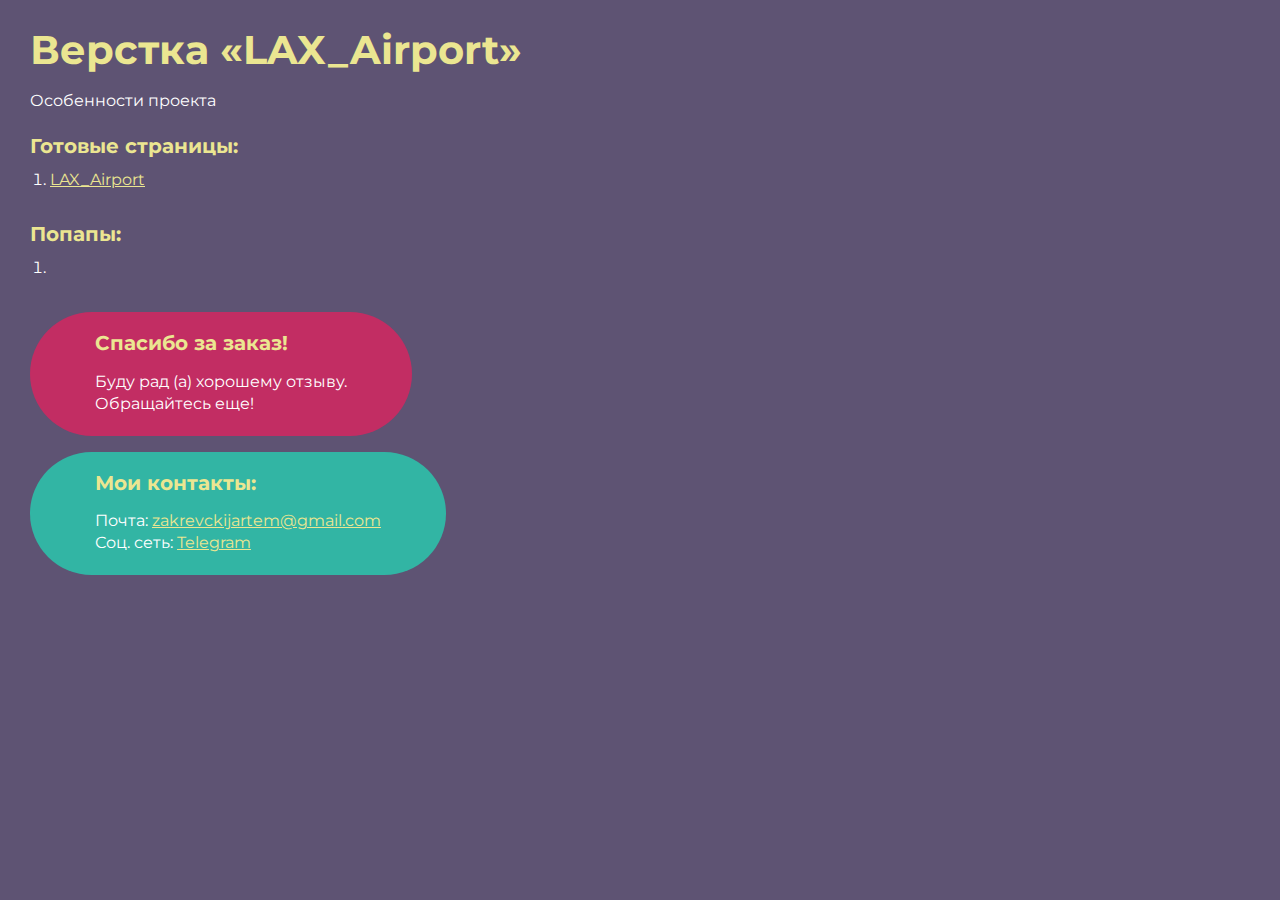
<file: index.html>
<!DOCTYPE html>
<html>

<head>
	<meta charset="UTF-8">
	<meta name="viewport" content="width=device-width, initial-scale=1.0">
	<title>Верстка «LAX_Airport»</title>
</head>

<body>
	<div class="rootpage">
		<h1>Верстка «LAX_Airport»</h1>
		<div class="rootpage__info">
			Особенности проекта
		</div>
		<h2>Готовые страницы:</h2>
		<ol class="rootpage__list">
			<li><a target="_blank" href="home.html">LAX_Airport </a></li>
		</ol>
		<h2>Попапы:</h2>
		<ol class="rootpage__list">
			<li><a target="_blank" href="home.html#"></a></li>
		</ol>
		<div class="rootpage__tnx">
			<h2>Спасибо за заказ!</h2>
			<p>Буду рад (а) хорошему отзыву.</p>
			<p>Обращайтесь еще!</p>
		</div>
		<div class="rootpage__contacts">
			<h2>Мои контакты:</h2>
			<p>Почта: <a href="mailto:zakrevckijartem@gmail.com">zakrevckijartem@gmail.com</a></p>
			<p>Соц. сеть: <a href="https://t.me/Artemon_22">Telegram</a></p>
		</div>
	</div>
</body>
<style>
	@charset "UTF-8";
	@import url("https://fonts.googleapis.com/css?family=Montserrat:regular,700&display=swap");

	*,
	*::before,
	*::after {
		padding: 0px;
		margin: 0px;
		border: 0px;
		box-sizing: border-box;
	}

	html,
	body {
		height: 100%;
		margin: 0;
		padding: 0;
		min-width: 320px;
		width: 100%;
		color: #fff;
		background-color: #5e5373;
	}

	body {
		font-family: Montserrat;
		font-size: 100%;
		line-height: 1;
		font-size: 1rem;
	}

	a {
		text-decoration: underline;
		color: #ebe691
	}

	a:visited {
		text-decoration: underline;
		color: #aaa768;
	}

	a:hover {
		text-decoration: none;
	}

	ul li {
		list-style: none;
	}

	img {
		vertical-align: top;
	}

	.wrapper {
		width: 100%;
		min-height: 100%;
		overflow: hidden;
	}

	.rootpage {
		padding: 30px;
		display: flex;
		flex-direction: column;
		align-items: flex-start;
	}

	@media (max-width: 767px) {
		.rootpage {
			padding: 30px 15px;
		}
	}

	h1 {
		color: #ebe691;
		font-size: 2.5rem;
		margin: 0px 0px 1.25rem 0px;
	}

	@media (max-width: 767px) {
		h1 {
			font-size: 1.85rem;
			margin: 0px 0px 1.25rem 0px;
		}
	}

	h2 {
		color: #ebe691;
		font-size: 1.25rem;
		margin: 0px 0px 1rem 0px;
	}

	@media (max-width: 767px) {
		h2 {
			font-size: 1.125rem;
			margin: 0px 0px 1rem 0px;
		}
	}

	.rootpage__info {
		line-height: 140%;
		margin: 0px 0px 1.5rem 0px;
	}

	.rootpage__list {
		margin: 0px 0px 2.25rem 1.25rem;
	}

	.rootpage__list li:not(:last-child) {
		margin: 0px 0px 15px 0px;
	}

	.rootpage__contacts,
	.rootpage__tnx {
		border-radius: 200px;
		padding: 20px 65px;
		line-height: 140%;
	}

	@media (max-width: 767px) {

		.rootpage__contacts,
		.rootpage__tnx {
			border-radius: 40px;
			padding: 20px;
		}
	}

	.rootpage__contacts {
		background: #32b5a4;

	}

	.rootpage__contacts a {
		color: #ebe691;
	}

	.rootpage__tnx {
		background: #c22d63;
		margin: 0px 0px 1rem 0px;
	}
</style>

</html>
</file>
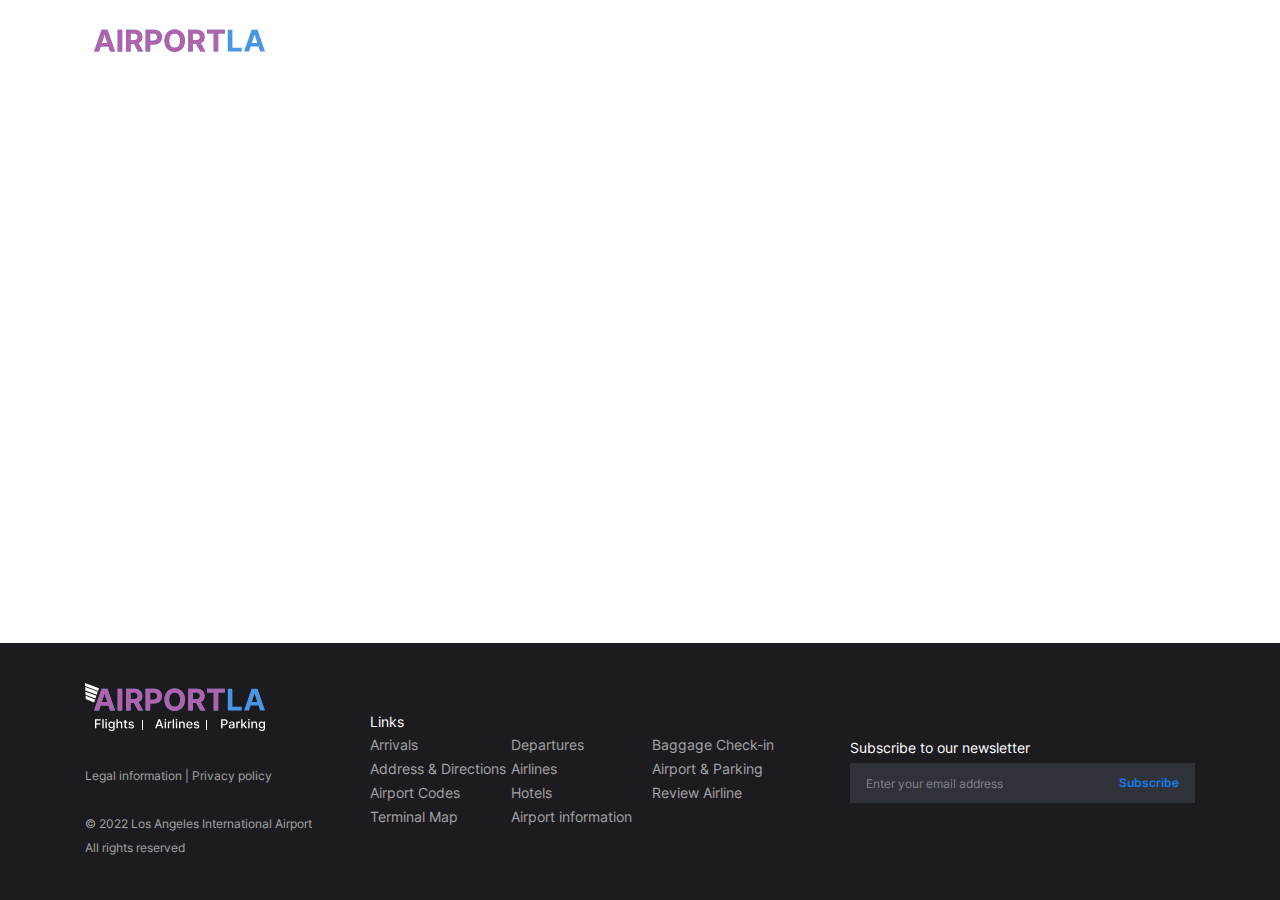
<file: arrivals.html>
<!DOCTYPE html>
<html lang="ru">

<head>
	<title>Airport</title>
	<meta charset="UTF-8">
	<meta name="format-detection" content="telephone=no">
	<!-- <style>body{opacity: 0;}</style> -->

	<link rel="stylesheet" href="css/style.min.css?_v=20230416163617">
	<link rel="shortcut icon" href="favicon.ico">
	<!-- <meta name="robots" content="noindex, nofollow"> -->
	<meta name="viewport" content="width=device-width, initial-scale=1.0">
</head>

<body>
	<div class="wrapper">
		<header class="header">
			<div class="header__container">
				<div class="header__body">
					<div class="header__logo">
						<a href="index.html"><img src="img/svg/logo.svg" alt="logo"></a>
					</div>
					<div class="header__menu menu">

						<div class="header__search">
							<!-- <input type="search" value=""> -->
							<a href="#"><img src="img/svg/search.svg" alt="search"></a>
						</div>
						<button type="button" class="menu__icon icon-menu"><span></span></button>

						<nav class="menu__body">
							<ul class="menu__list">
								<li class="menu__item"><a href="arrivals.html" class="menu__link">Arrivals</a></li>
								<li class="menu__item"><a href="departures.html" class="menu__link">Departures</a></li>
								<li class="menu__item"><a href="terminal.html" class="menu__link">Terminal map</a></li>
								<li class="menu__item"><a href="parking.html" class="menu__link">LAX Parking</a></li>
							</ul>
						</nav>
					</div>
				</div>

			</div>
		</header>

		<main class="page">

		</main>
		<footer class="footer">
			<div class="footer__container">
				<div class="footer__body">
					<div class="footer__column">
						<div class="footer__logo">
							<a href="index.html"><img src="img/svg/logo.svg" alt="logo"></a>
						</div>
						<div class="footer__page"></div>
						<div class="footer__bottom">
							<div class="footer__info">Legal information | Privacy policy</div>
							<div class="footer__copy">© 2022 Los Angeles International Airport <br>
								All rights reserved</div>
						</div>
					</div>
					<!-- <div data-da=".footer__page,426,2" class="footer__adapt"> -->
					<div class="footer__links" data-da=".footer__page,768,1">
						<h2>Links</h2>
						<ul class="list__link">
							<li class="link-item"><a href="#" class="link">Arrivals</a></li>
							<li class="link-item"><a href="#" class="link">Departures</a></li>
							<li class="link-item"><a href="#" class="link">Baggage Check-in</a></li>
							<li class="link-item"><a href="#" class="link">Address & Directions</a></li>
							<li class="link-item"><a href="#" class="link">Airlines</a></li>
							<li class="link-item"><a href="#" class="link">Airport & Parking</a></li>
							<li class="link-item"><a href="#" class="link">Airport Codes</a></li>
							<li class="link-item"><a href="#" class="link">Hotels</a></li>
							<li class="link-item"><a href="#" class="link">Review Airline</a></li>
							<li class="link-item"><a href="#" class="link">Terminal Map</a></li>
							<li class="link-item"><a href="#" class="link">Airport information</a></li>
						</ul>
					</div>
					<div class="footer__news" data-da=".footer__page,768,2">
						<h2>Subscribe to our newsletter</h2>
						<form action="#" method="POST" class="footer-form">
							<input type="text" name="form[email]" data-error="Error" placeholder="Enter your email address" class="input">
							<button type="submit" class="button">Subscribe</button>
						</form>
					</div>
					<!-- </div> -->
				</div>
			</div>
		</footer>
	</div>
	<!-- <div id="popup" aria-hidden="true" class="popup">
	<div class="popup__wrapper">
		<div class="popup__content">
			<button data-close type="button" class="popup__close">Закрыть</button>
			<div class="popup__text">
				Text
			</div>
		</div>
	</div>
</div> -->
	<script src="js/app.min.js?_v=20230416163617"></script>

</body>

</html>
</file>
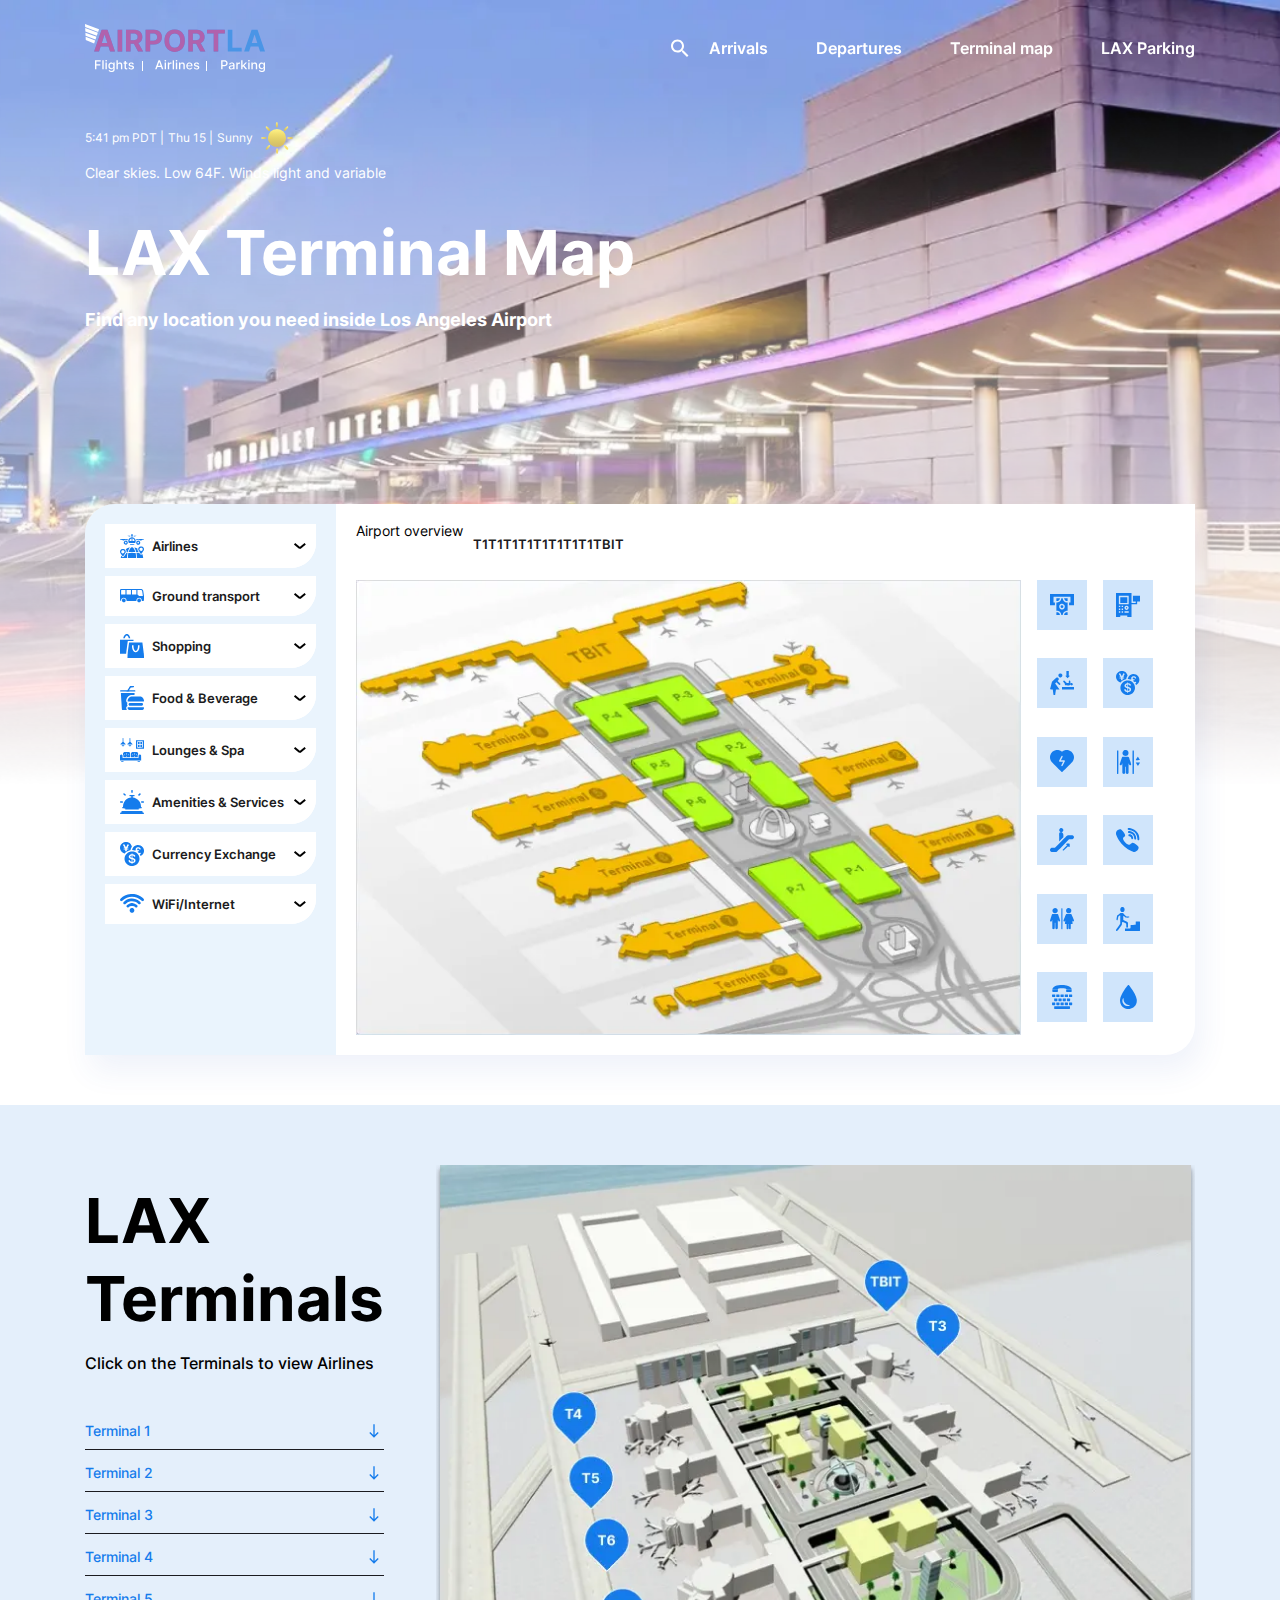
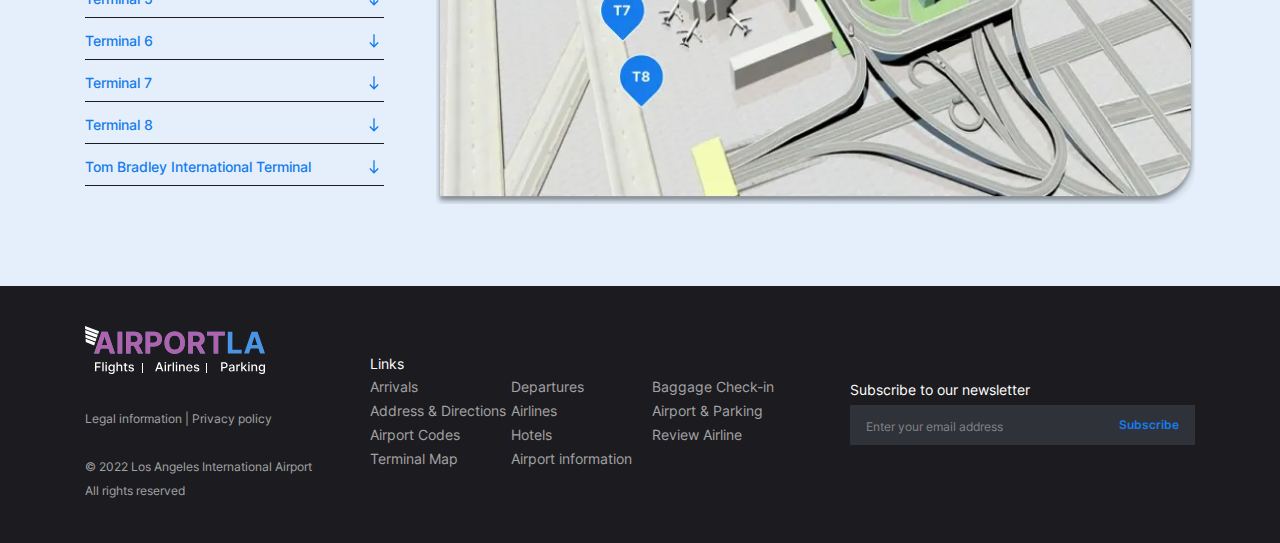
<file: terminal.html>
<!DOCTYPE html>
<html lang="ru">

<head>
	<title>Airport</title>
	<meta charset="UTF-8">
	<meta name="format-detection" content="telephone=no">
	<!-- <style>body{opacity: 0;}</style> -->

	<link rel="stylesheet" href="css/style.min.css?_v=20230416163617">
	<link rel="shortcut icon" href="favicon.ico">
	<!-- <meta name="robots" content="noindex, nofollow"> -->
	<meta name="viewport" content="width=device-width, initial-scale=1.0">
</head>

<body>
	<div class="wrapper">
		<header class="header">
			<div class="header__container">
				<div class="header__body">
					<div class="header__logo">
						<a href="index.html"><img src="img/svg/logo.svg" alt="logo"></a>
					</div>
					<div class="header__menu menu">

						<div class="header__search">
							<!-- <input type="search" value=""> -->
							<a href="#"><img src="img/svg/search.svg" alt="search"></a>
						</div>
						<button type="button" class="menu__icon icon-menu"><span></span></button>

						<nav class="menu__body">
							<ul class="menu__list">
								<li class="menu__item"><a href="arrivals.html" class="menu__link">Arrivals</a></li>
								<li class="menu__item"><a href="departures.html" class="menu__link">Departures</a></li>
								<li class="menu__item"><a href="terminal.html" class="menu__link">Terminal map</a></li>
								<li class="menu__item"><a href="parking.html" class="menu__link">LAX Parking</a></li>
							</ul>
						</nav>
					</div>
				</div>

			</div>
		</header>

		<main class="page">
			<div class="depart">
				<div class="depart__container">
					<div class="depart__body">
						<div class="depart__weather">
							<div class="weather" id="weather">
								<div class="weather__body">
									<div class="weather__block">
										<div class="weather__time weather-pad">5:41 pm PDT | </div>
										<div class="weather__date weather-pad">Thu 15 | </div>
										<div class="weather__day">Sunny</div>
									</div>
									<img src="img/svg/sun.svg" alt="sun">
								</div>
							</div>
							<p>Clear skies. Low 64F. Winds light and variable</p>
						</div>
						<h1>LAX Terminal Map</h1>
						<div class="depart__p">Find any location you need inside Los Angeles Airport</div>
					</div>

				</div>
			</div>
			<div class="terminal__map">
				<div class="terminal__map__container">
					<div class="terminal__map-body">
						<div class="terminal__map-aside aside-list">
							<div class="map-aside-body">
								<div data-spollers class="spollers">
									<div class="spollers__item">
										<button type="button" data-spoller class="spollers__title">
											<span><img src="img/svg_terminal/01.svg" alt="">
												<p>Airlines</p>
											</span> </button>
										<div class="spollers__body">Контент спойлера</div>
									</div>
									<div class="spollers__item">
										<button type="button" data-spoller class="spollers__title">
											<span><img src="img/svg_terminal/02.svg" alt="">
												<p>Ground transport</p>
											</span> </button>
										<div class="spollers__body">Контент спойлера</div>
									</div>
									<div class="spollers__item">
										<button type="button" data-spoller class="spollers__title">
											<span><img src="img/svg_terminal/03.svg" alt="">
												<p>Shopping</p>
											</span> </button>
										<div class="spollers__body">Контент спойлера</div>
									</div>
									<div class="spollers__item">
										<button type="button" data-spoller class="spollers__title">
											<span><img src="img/svg_terminal/04.svg" alt="">
												<p>Food & Beverage</p>
											</span> </button>
										<div class="spollers__body">Контент спойлера</div>
									</div>
									<div class="spollers__item">
										<button type="button" data-spoller class="spollers__title">
											<span><img src="img/svg_terminal/05.svg" alt="">
												<p>Lounges & Spa</p>
											</span> </button>
										<div class="spollers__body">Контент спойлера</div>
									</div>
									<div class="spollers__item">
										<button type="button" data-spoller class="spollers__title">
											<span><img src="img/svg_terminal/06.svg" alt="">
												<p>Amenities & Services</p>
											</span> </button>
										<div class="spollers__body">Контент спойлера</div>
									</div>
									<div class="spollers__item">
										<button type="button" data-spoller class="spollers__title">
											<span><img src="img/svg_terminal/07.svg" alt="">
												<p>Currency Exchange</p>
											</span> </button>
										<div class="spollers__body">Контент спойлера</div>
									</div>
									<div class="spollers__item">
										<button type="button" data-spoller class="spollers__title">
											<span><img src="img/svg_terminal/08.svg" alt="">
												<p>WiFi/Internet</p>
											</span> </button>
										<div class="spollers__body">Контент спойлера</div>
									</div>
								</div>
							</div>

						</div>
						<div class="terminal__map-function">
							<div class="map-function-overview-body">
								<div class="function-overview">
									<p>Airport overview</p>

									<ul class="spollers__body">
										<li>T1</li>
										<li>T1</li>
										<li>T1</li>
										<li>T1</li>
										<li>T1</li>
										<li>T1</li>
										<li>T1</li>
										<li>T1</li>
										<li>TBIT</li>
									</ul>

								</div>
								<div class="function-map-button">
									<div class="function-map-img">
										<picture><source srcset="img/block/07.webp" type="image/webp"><img src="img/block/07.png" alt=""></picture>
									</div>
									<ul class="function-button-list">
										<li data-tooltip="ATM"></li>
										<li data-tooltip="ATM"></li>
										<li data-tooltip="ATM"></li>
										<li data-tooltip="ATM"></li>
										<li data-tooltip="ATM"></li>
										<li data-tooltip="ATM"></li>
										<li data-tooltip="ATM"></li>
										<li data-tooltip="ATM"></li>
										<li data-tooltip="ATM"></li>
										<li data-tooltip="ATM"></li>
										<li data-tooltip="ATM"></li>
										<li data-tooltip="ATM"></li>
									</ul>
								</div>
							</div>
						</div>
					</div>
				</div>

			</div>
			<div class="laxterminal depart-color">
				<div class="laxterminal__container">
					<div class="laxterminal__body">
						<div class="laxterminal__function">
							<div class="laxterminal__title">
								<h2>LAX<br>Terminals <span>Map</span></h2>
								<p>Click on the Terminals to view Airlines</p>
							</div>
							<div class="laxterminal-adapt"></div>
							<ul class="laxterminal__list">
								<li class="term-link"><span>Terminal 1</span><img src="img/svg/arrow__term.svg" alt=""></li>
								<li class="term-link"><span>Terminal 2</span><img src="img/svg/arrow__term.svg" alt=""></li>
								<li class="term-link"><span>Terminal 3</span><img src="img/svg/arrow__term.svg" alt=""></li>
								<li class="term-link"><span>Terminal 4</span><img src="img/svg/arrow__term.svg" alt=""></li>
								<li class="term-link"><span>Terminal 5</span><img src="img/svg/arrow__term.svg" alt=""></li>
								<li class="term-link"><span>Terminal 6</span><img src="img/svg/arrow__term.svg" alt=""></li>
								<li class="term-link"><span>Terminal 7</span><img src="img/svg/arrow__term.svg" alt=""></li>
								<li class="term-link"><span>Terminal 8</span><img src="img/svg/arrow__term.svg" alt=""></li>
								<li class="term-link"><span>Tom Bradley International Terminal</span><img src="img/svg/arrow__term.svg" alt=""></li>
							</ul>
						</div>
						<div class="laxterminal-img">
							<picture><source srcset="img/block/01.webp" type="image/webp"><img data-da=".laxterminal-adapt,456,1" src="img/block/01.jpg" alt=""></picture>
						</div>
					</div>
				</div>
			</div>
		</main>
		<footer class="footer">
			<div class="footer__container">
				<div class="footer__body">
					<div class="footer__column">
						<div class="footer__logo">
							<a href="index.html"><img src="img/svg/logo.svg" alt="logo"></a>
						</div>
						<div class="footer__page"></div>
						<div class="footer__bottom">
							<div class="footer__info">Legal information | Privacy policy</div>
							<div class="footer__copy">© 2022 Los Angeles International Airport <br>
								All rights reserved</div>
						</div>
					</div>
					<!-- <div data-da=".footer__page,426,2" class="footer__adapt"> -->
					<div class="footer__links" data-da=".footer__page,768,1">
						<h2>Links</h2>
						<ul class="list__link">
							<li class="link-item"><a href="#" class="link">Arrivals</a></li>
							<li class="link-item"><a href="#" class="link">Departures</a></li>
							<li class="link-item"><a href="#" class="link">Baggage Check-in</a></li>
							<li class="link-item"><a href="#" class="link">Address & Directions</a></li>
							<li class="link-item"><a href="#" class="link">Airlines</a></li>
							<li class="link-item"><a href="#" class="link">Airport & Parking</a></li>
							<li class="link-item"><a href="#" class="link">Airport Codes</a></li>
							<li class="link-item"><a href="#" class="link">Hotels</a></li>
							<li class="link-item"><a href="#" class="link">Review Airline</a></li>
							<li class="link-item"><a href="#" class="link">Terminal Map</a></li>
							<li class="link-item"><a href="#" class="link">Airport information</a></li>
						</ul>
					</div>
					<div class="footer__news" data-da=".footer__page,768,2">
						<h2>Subscribe to our newsletter</h2>
						<form action="#" method="POST" class="footer-form">
							<input type="text" name="form[email]" data-error="Error" placeholder="Enter your email address" class="input">
							<button type="submit" class="button">Subscribe</button>
						</form>
					</div>
					<!-- </div> -->
				</div>
			</div>
		</footer>
	</div>
	<!-- <div id="popup" aria-hidden="true" class="popup">
	<div class="popup__wrapper">
		<div class="popup__content">
			<button data-close type="button" class="popup__close">Закрыть</button>
			<div class="popup__text">
				Text
			</div>
		</div>
	</div>
</div> -->
	<script src="js/app.min.js?_v=20230416163617"></script>

</body>

</html>
</file>
<file: css/style.min.css>
@charset "UTF-8";@font-face{font-family:AbrilFatface;font-display:swap;src:url(../fonts/AbrilFatface-Regular.woff2) format("woff2"),url(../fonts/AbrilFatface-Regular.woff) format("woff");font-weight:400;font-style:normal}@font-face{font-family:Inter;font-display:swap;src:url(../fonts/Inter-Bold.woff2) format("woff2"),url(../fonts/Inter-Bold.woff) format("woff");font-weight:700;font-style:normal}@font-face{font-family:Inter;font-display:swap;src:url(../fonts/Inter-Medium.woff2) format("woff2"),url(../fonts/Inter-Medium.woff) format("woff");font-weight:500;font-style:normal}@font-face{font-family:Inter;font-display:swap;src:url(../fonts/Inter-Regular.woff2) format("woff2"),url(../fonts/Inter-Regular.woff) format("woff");font-weight:400;font-style:normal}@font-face{font-family:Inter;font-display:swap;src:url(../fonts/Inter-SemiBold.woff2) format("woff2"),url(../fonts/Inter-SemiBold.woff) format("woff");font-weight:600;font-style:normal}@font-face{font-family:Oswald;font-display:swap;src:url(../fonts/Oswald-Bold.woff2) format("woff2"),url(../fonts/Oswald-Bold.woff) format("woff");font-weight:700;font-style:normal}@font-face{font-family:Raleway;font-display:swap;src:url(../fonts/Raleway-Bold.woff2) format("woff2"),url(../fonts/Raleway-Bold.woff) format("woff");font-weight:700;font-style:normal}@font-face{font-family:Raleway;font-display:swap;src:url(../fonts/Raleway-ExtraBold.woff2) format("woff2"),url(../fonts/Raleway-ExtraBold.woff) format("woff");font-weight:800;font-style:normal}@font-face{font-family:Raleway;font-display:swap;src:url(../fonts/Raleway-Regular.woff2) format("woff2"),url(../fonts/Raleway-Regular.woff) format("woff");font-weight:400;font-style:normal}@font-face{font-family:Raleway;font-display:swap;src:url(../fonts/Raleway-SemiBold.woff2) format("woff2"),url(../fonts/Raleway-SemiBold.woff) format("woff");font-weight:600;font-style:normal}@font-face{font-family:Roboto;font-display:swap;src:url(../fonts/Roboto-Regular.woff2) format("woff2"),url(../fonts/Roboto-Regular.woff) format("woff");font-weight:400;font-style:normal}*{padding:0;margin:0;border:0}*,:after,:before{-webkit-box-sizing:border-box;box-sizing:border-box}body,html{height:100%;min-width:320px}body{color:#000;line-height:1;font-family:Inter;font-size:.875rem;-ms-text-size-adjust:100%;-moz-text-size-adjust:100%;-webkit-text-size-adjust:100%;-webkit-font-smoothing:antialiased;-moz-osx-font-smoothing:grayscale}button,input,textarea{font-family:Inter;font-size:inherit}button{cursor:pointer;color:inherit;background-color:inherit}a{color:inherit}a:link,a:visited{text-decoration:none}a:hover{text-decoration:none}ul li{list-style:none}img{vertical-align:top}h1,h2,h3,h4,h5,h6{font-weight:inherit;font-size:inherit}.lock body{overflow:hidden;-ms-touch-action:none;touch-action:none;-ms-scroll-chaining:none;overscroll-behavior:none}.wrapper{min-height:100%;display:-webkit-box;display:-ms-flexbox;display:flex;-webkit-box-orient:vertical;-webkit-box-direction:normal;-ms-flex-direction:column;flex-direction:column;overflow:hidden}.wrapper>main{-webkit-box-flex:1;-ms-flex:1 1 auto;flex:1 1 auto}.wrapper>*{min-width:0}[class*=__container]{max-width:69.375rem;-webkit-box-sizing:content-box;box-sizing:content-box;margin:0 auto;padding:0 .9375rem}.spollers{display:-ms-grid;display:grid;gap:8px}.spollers__item{font-size:1.25rem;background:#fff;border-bottom-right-radius:25px;overflow:hidden}.spollers__item span{display:-webkit-box;display:-ms-flexbox;display:flex;-webkit-box-align:center;-ms-flex-align:center;align-items:center}.spollers__item span img{padding-right:8px}.spollers__item span p{font-weight:600;font-size:13px;line-height:20px;color:#1b1b20}.spollers__title{width:100%;cursor:default;text-align:left;padding:.625rem .9375rem;border-radius:.3125rem;position:relative}._spoller-init .spollers__title{cursor:pointer}._spoller-init .spollers__title::after,._spoller-init .spollers__title::before{content:"";position:absolute;right:10px;top:50%;background-color:#000;height:2px;width:7px;-webkit-transition:-webkit-transform .5s ease 0s;transition:-webkit-transform .5s ease 0s;-o-transition:transform .5s ease 0s;transition:transform .5s ease 0s;transition:transform .5s ease 0s,-webkit-transform .5s ease 0s}._spoller-init .spollers__title::before{-webkit-transform:translate(-75%,-50%) rotate(40deg);-ms-transform:translate(-75%,-50%) rotate(40deg);transform:translate(-75%,-50%) rotate(40deg)}._spoller-init .spollers__title::after{-webkit-transform:translate(0,-50%) rotate(-40deg);-ms-transform:translate(0,-50%) rotate(-40deg);transform:translate(0,-50%) rotate(-40deg)}._spoller-init .spollers__title._spoller-active::before{-webkit-transform:translateX(-75%) rotate(-40deg);-ms-transform:translateX(-75%) rotate(-40deg);transform:translateX(-75%) rotate(-40deg)}._spoller-init .spollers__title._spoller-active::after{-webkit-transform:rotate(40deg);-ms-transform:rotate(40deg);transform:rotate(40deg)}.spollers__body{padding:.625rem;font-weight:600;font-size:13px;line-height:20px;color:#1b1b20}.tabs__navigation{display:-webkit-box;display:-ms-flexbox;display:flex}.tabs__title{border:1px solid #eee;padding:.625rem .9375rem;border-radius:.3125rem}.tabs__title._tab-active{border:1px solid #000}.tabs__content{border:1px solid #eee;padding:.625rem .9375rem}.map{width:100%;height:404px;background-color:#333}[class*=copyrights-pane]{display:none!important}.balloon__address{color:#ff0}.balloon a{color:red}[class*=balloon__close-button]{opacity:1}.ballon__body{display:-webkit-box;display:-ms-flexbox;display:flex;width:290px;padding:5px;gap:19px;-webkit-box-pack:center;-ms-flex-pack:center;justify-content:center;-webkit-box-align:center;-ms-flex-align:center;align-items:center}.ballon__body-left{display:-webkit-box;display:-ms-flexbox;display:flex;-webkit-box-orient:vertical;-webkit-box-direction:normal;-ms-flex-direction:column;flex-direction:column}.ballon__body-left img{width:100px;height:75px}[data-showmore-button] span:last-child{display:none}._showmore-active [data-showmore-button] span{display:none}._showmore-active [data-showmore-button] span:last-child{display:block}[class*=-ibg]{position:relative}[class*=-ibg] img{position:absolute;width:100%;height:100%;top:0;left:0;-o-object-fit:cover;object-fit:cover}[class*=-ibg_contain] img{-o-object-fit:contain;object-fit:contain}.header{position:fixed;width:100%;top:0;left:0;z-index:100}.header__menu{display:-webkit-box;display:-ms-flexbox;display:flex;-webkit-box-align:center;-ms-flex-align:center;align-items:center}.header__body{display:-webkit-box;display:-ms-flexbox;display:flex;-webkit-box-align:center;-ms-flex-align:center;align-items:center;padding:1.5rem 0 1.5rem 0;-webkit-box-pack:justify;-ms-flex-pack:justify;justify-content:space-between}.header__search{margin-right:20px;z-index:200}.menu__list{display:-webkit-box;display:-ms-flexbox;display:flex}.menu__item{margin-right:48px}.menu__item:last-child{margin-right:0}.menu__link{font-weight:600;font-size:1rem;line-height:20px;color:#fff}.header__logo{z-index:200}.header__logo a{width:160px}.menu-open .menu__body{display:-webkit-box;display:-ms-flexbox;display:flex;position:absolute;top:0;left:0;padding-top:120px;padding-left:30px;background:rgba(37,48,74,.31);-webkit-backdrop-filter:blur(20px);backdrop-filter:blur(20px);height:100vh;width:100%}.menu-open .menu__body .menu__list{-webkit-box-orient:vertical;-webkit-box-direction:normal;-ms-flex-direction:column;flex-direction:column}.menu-open .menu__body .menu__list .menu__item{padding-bottom:20px}.icon-menu{display:none}.footer{background:#1b1b20}.footer__body{display:-webkit-box;display:-ms-flexbox;display:flex;-webkit-box-pack:justify;-ms-flex-pack:justify;justify-content:space-between;-webkit-box-align:center;-ms-flex-align:center;align-items:center;color:#fff;padding:2.5rem 0 2.5rem 0}.footer__page .footer__links{padding-top:24px}.footer__page .footer__news{padding-top:24px}.footer__bottom{color:rgba(255,255,255,.6);font-size:12px;line-height:24px;padding-top:33px}.footer__info{padding-bottom:24px}.footer__adapt{display:-webkit-box;display:-ms-flexbox;display:flex}.footer__links h2{padding-bottom:4px}.footer__links .list__link{display:-ms-grid;display:grid;-ms-grid-columns:1fr 1fr 1fr;grid-template-columns:1fr 1fr 1fr;line-height:24px;max-width:550px}.footer__links .list__link .link-item{padding-right:.3125rem}.footer__links .list__link .link-item .link{color:rgba(255,255,255,.6)}.footer__news h2{padding-bottom:8px}.footer__news .footer-form{display:-webkit-box;display:-ms-flexbox;display:flex;width:100%;position:relative}.footer__news .footer-form .input{background:rgba(174,190,207,.15);padding:.625rem 1rem;width:100%;color:#fff}.footer__news .footer-form .input::-webkit-input-placeholder{font-size:12px;line-height:24px;color:rgba(255,255,255,.4)}.footer__news .footer-form .input::-moz-placeholder{font-size:12px;line-height:24px;color:rgba(255,255,255,.4)}.footer__news .footer-form .input:-ms-input-placeholder{font-size:12px;line-height:24px;color:rgba(255,255,255,.4)}.footer__news .footer-form .input::-ms-input-placeholder{font-size:12px;line-height:24px;color:rgba(255,255,255,.4)}.footer__news .footer-form .input::placeholder{font-size:12px;line-height:24px;color:rgba(255,255,255,.4)}.footer__news .footer-form .button{font-weight:600;font-size:12px;line-height:20px;color:#157cec;position:relative;padding:.625rem 1rem .625rem 1rem;background:rgba(174,190,207,.15)}.no-webp .fullpage{background:url(../img/bg/bg_bottom.png) bottom/cover no-repeat,url(../img/bg/HERO_BG.png) 50%/cover no-repeat}.fullpage__body{display:-webkit-box;display:-ms-flexbox;display:flex}@supports (padding-top:clamp(6.25rem ,5.7134146341rem + 2.6829268293vw ,7.625rem)){.fullpage__body{padding-top:clamp(6.25rem ,5.7134146341rem + 2.6829268293vw ,7.625rem)}}@supports not (padding-top:clamp(6.25rem ,5.7134146341rem + 2.6829268293vw ,7.625rem)){.fullpage__body{padding-top:calc(6.25rem + 1.375 * ($maxWidth - 20rem)/ 51.25)}}@supports (padding-bottom:clamp(18.75rem ,15.0426829268rem + 18.5365853659vw ,28.25rem)){.fullpage__body{padding-bottom:clamp(18.75rem ,15.0426829268rem + 18.5365853659vw ,28.25rem)}}@supports not (padding-bottom:clamp(18.75rem ,15.0426829268rem + 18.5365853659vw ,28.25rem)){.fullpage__body{padding-bottom:calc(18.75rem + 9.5 * ($maxWidth - 20rem)/ 51.25)}}.fullpage__weather p{font-size:12px;line-height:18px;color:#fff;padding-top:12px}.fullpage__right{max-width:350px;width:100%;margin-left:30px;background:rgba(37,48,74,.31);-webkit-backdrop-filter:blur(20px);backdrop-filter:blur(20px);border-top-left-radius:30px;overflow:hidden}.fullpage__right-body{color:#fff;display:-webkit-box;display:-ms-flexbox;display:flex;-webkit-box-orient:vertical;-webkit-box-direction:normal;-ms-flex-direction:column;flex-direction:column;padding:27px 21px 0 25px}.fullpage__right-title{display:-webkit-box;display:-ms-flexbox;display:flex;-webkit-box-pack:justify;-ms-flex-pack:justify;justify-content:space-between;-webkit-box-align:center;-ms-flex-align:center;align-items:center}.fullpage__right-title .status__block{display:-webkit-box;display:-ms-flexbox;display:flex;-webkit-box-align:center;-ms-flex-align:center;align-items:center;margin-bottom:8px}.fullpage__right-title .status__block p{font-weight:700;font-size:16px;line-height:20px;margin-left:13px}.fullpage__right-bottom .title{display:-webkit-box;display:-ms-flexbox;display:flex;-webkit-box-align:center;-ms-flex-align:center;align-items:center;padding-top:9px;padding-bottom:9px}.fullpage__right-bottom .title img{margin-right:8px}.fullpage__right-bottom .title p{font-size:12px;line-height:18px}.fullpage__right .right-main-list{margin-top:5px}.fullpage__right .right-main-list li{display:-webkit-box;display:-ms-flexbox;display:flex;-webkit-box-orient:vertical;-webkit-box-direction:normal;-ms-flex-direction:column;flex-direction:column;padding-bottom:11px;border-bottom:1px solid rgba(255,255,255,.1)}.fullpage__right .right-main-list li h3{font-weight:700;font-size:13px;line-height:28px}.fullpage__right .right-main-list li p{font-size:12px;line-height:18px}.fullpage-left h1{font-weight:700;line-height:125%;padding-top:2.125rem;padding-bottom:1rem;color:#fff}@supports (font-size:clamp(2.5rem ,1.9634146341rem + 2.6829268293vw ,3.875rem)){.fullpage-left h1{font-size:clamp(2.5rem ,1.9634146341rem + 2.6829268293vw ,3.875rem)}}@supports not (font-size:clamp(2.5rem ,1.9634146341rem + 2.6829268293vw ,3.875rem)){.fullpage-left h1{font-size:calc(2.5rem + 1.375 * ($maxWidth - 20rem)/ 51.25)}}.fullpage-left .weather__block{color:#fff}.fullpage-left .progress__block{display:-webkit-box;display:-ms-flexbox;display:flex;gap:16px}.fullpage-left .progress__item{display:-webkit-box;display:-ms-flexbox;display:flex;-webkit-box-orient:vertical;-webkit-box-direction:normal;-ms-flex-direction:column;flex-direction:column}.fullpage-left .progress__item label{padding-top:8px;font-weight:500;font-size:14px;line-height:20px;color:#ebdb6b}.fullpage-left .progress__item progress{height:4px;width:100%;display:inline-block;background-color:rgba(235,219,107,.2);color:#ebdb6b}.fullpage-left .progress__item progress::-webkit-progress-value{background-color:#ebdb6b}.find__body{margin-top:-250px}@supports (padding-bottom:clamp(1.875rem ,0.1676829268rem + 8.5365853659vw ,6.25rem)){.find__body{padding-bottom:clamp(1.875rem ,.1676829268rem + 8.5365853659vw ,6.25rem)}}@supports not (padding-bottom:clamp(1.875rem ,0.1676829268rem + 8.5365853659vw ,6.25rem)){.find__body{padding-bottom:calc(1.875rem + 4.375 * ($maxWidth - 20rem)/ 51.25)}}.find_t{background-color:#fff;border-bottom-right-radius:30px;-webkit-box-shadow:6px 16px 30px rgba(53,92,194,.08);box-shadow:6px 16px 30px rgba(53,92,194,.08);padding-left:24px;padding-right:24px;-webkit-box-flex:0;-ms-flex:0 1 60%;flex:0 1 60%}.find_t .content.content-1,.find_t .content.content-2{padding:20px 0}.find_t .form__find-tabs{background:0 0;-webkit-box-shadow:none;box-shadow:none}.find__t-form{padding-top:15px}.find__t-form .content__bottom{padding-top:26px;padding-bottom:26px;display:-webkit-box;display:-ms-flexbox;display:flex;-webkit-box-pack:justify;-ms-flex-pack:justify;justify-content:space-between}.find__t-form .content__bottom .link{display:-webkit-box;display:-ms-flexbox;display:flex;-webkit-box-align:center;-ms-flex-align:center;align-items:center;-webkit-box-pack:center;-ms-flex-pack:center;justify-content:center;font-weight:600;font-size:13px;line-height:20px;color:#157cec;position:relative;padding-right:4px}.find__t-form .content__bottom .link span{display:-webkit-box;display:-ms-flexbox;display:flex;-webkit-box-pack:center;-ms-flex-pack:center;justify-content:center;-webkit-box-align:center;-ms-flex-align:center;align-items:center;padding-left:6px}.find__t-form .content__bottom .pagging{display:-webkit-inline-box;display:-ms-inline-flexbox;display:inline-flex;-webkit-box-align:center;-ms-flex-align:center;align-items:center}.find__t-form .content__bottom .pagging__arrow img{top:4px}.find__t-form .content__bottom .pagging__list{display:-webkit-box;display:-ms-flexbox;display:flex;margin:0 20px}.find__t-form .content__bottom .pagging__list li{margin-right:6px;display:-webkit-inline-box;display:-ms-inline-flexbox;display:inline-flex;-webkit-box-pack:center;-ms-flex-pack:center;justify-content:center;-webkit-box-align:center;-ms-flex-align:center;align-items:center;width:32px;height:32px}.find__t-form .content__bottom .pagging__list li ._active{background:rgba(21,124,236,.2);border-radius:100px;width:32px;height:32px;display:-webkit-inline-box;display:-ms-inline-flexbox;display:inline-flex;-webkit-box-align:center;-ms-flex-align:center;align-items:center;-webkit-box-pack:center;-ms-flex-pack:center;justify-content:center}.find__t-form .content__bottom .pagging__list li:last-child{margin-right:0}.find__t-form .content__bottom .pagging__list__item{font-weight:500;font-size:13px;line-height:143%}.find__t-form table{border-collapse:collapse;color:#1b1b20;width:100%;-moz-text-align-last:left;text-align-last:left}.find__t-form thead th{font-size:13px;line-height:20px;opacity:.6}.find__t-form td,.find__t-form th{font-size:13px;line-height:20px}.find__t-form td{padding-top:8px;padding-bottom:8px;font-weight:600;font-size:13px;line-height:20px}.find__t-form .color-blue{font-weight:700;font-size:13px;line-height:20px;color:#157cec}.find__t-form .aft{padding-left:15px;vertical-align:middle}.find__t-form .aft span{position:relative}.find__t-form .aft span:before{content:"";display:inline-block;width:8px;height:8px;background:#3ee663;margin-right:3px;top:50%;position:absolute;-webkit-transform:translateY(-60%);-ms-transform:translateY(-60%);transform:translateY(-60%);left:-10px;border-radius:50%}.find_pl{display:-webkit-box;display:-ms-flexbox;display:flex;-webkit-box-orient:vertical;-webkit-box-direction:normal;-ms-flex-direction:column;flex-direction:column}.find_p{display:-webkit-box;display:-ms-flexbox;display:flex;-webkit-box-orient:vertical;-webkit-box-direction:normal;-ms-flex-direction:column;flex-direction:column;padding:24px;overflow:hidden;border-bottom-right-radius:30px;background-color:#157cec;color:#fff;max-width:350px;width:100%;-webkit-box-shadow:6px 16px 30px rgba(53,92,194,.28);box-shadow:6px 16px 30px rgba(53,92,194,.28)}.find_p .find_p-form .title{display:-webkit-box;display:-ms-flexbox;display:flex;-webkit-box-align:center;-ms-flex-align:center;align-items:center}.find_p .find_p-form .title span{display:-webkit-inline-box;display:-ms-inline-flexbox;display:inline-flex;-webkit-box-pack:center;-ms-flex-pack:center;justify-content:center;-webkit-box-align:center;-ms-flex-align:center;align-items:center;width:32px;height:32px;border:2px solid #fff;margin-right:12px;font-weight:600;border-radius:4px;font-size:20px}.find_p .find_p-form .title h2{font-weight:700;font-size:18px;line-height:20px}.find_p-body{display:-webkit-box;display:-ms-flexbox;display:flex;-ms-flex-wrap:wrap;flex-wrap:wrap;-webkit-box-orient:horizontal;-webkit-box-direction:normal;-ms-flex-direction:row;flex-direction:row;gap:24px;margin-top:1.5rem}.find_p-item{display:-webkit-box;display:-ms-flexbox;display:flex;-webkit-box-orient:vertical;-webkit-box-direction:normal;-ms-flex-direction:column;flex-direction:column;-webkit-box-flex:0;-ms-flex:0 1 30%;flex:0 1 30%}.find_p-item label{margin-bottom:8px;font-weight:500;font-size:13px;line-height:20px}.find_p-item input{width:139px;padding:10px 15px;background:rgba(0,0,0,.15)}.find_p-button{width:100%;position:relative}.find_p-button:after{content:"";background:url(../img/svg/search.svg) no-repeat;display:inline-block;width:15px;height:15px;position:absolute;top:50%;-webkit-transform:translateY(-50%);-ms-transform:translateY(-50%);transform:translateY(-50%);right:70px}.find_p-button button{background:rgba(0,0,0,.2);width:100%;padding-top:10px;padding-bottom:10px;display:-webkit-inline-box;display:-ms-inline-flexbox;display:inline-flex;-webkit-box-align:center;-ms-flex-align:center;align-items:center;-webkit-box-pack:center;-ms-flex-pack:center;justify-content:center;border-bottom-right-radius:15px}.find_l{display:-webkit-box;display:-ms-flexbox;display:flex;-webkit-box-orient:vertical;-webkit-box-direction:normal;-ms-flex-direction:column;flex-direction:column;padding:24px;margin-top:.625rem}.find_l h2{padding-bottom:12px;font-weight:700;font-size:16px;line-height:28px;color:#1b1b20}.find_l-list li{font-weight:500;font-size:13px;line-height:24px;color:#1b1b20;padding-bottom:4px;vertical-align:middle;position:relative;padding-left:20px}.find_l-list li:before{content:"";background:url(../img/svg/list_icon.svg) 0 0/contain no-repeat;display:inline-block;width:17px;height:17px;margin-left:-23px;position:absolute;top:50%;-webkit-transform:translateY(-60%);-ms-transform:translateY(-60%);transform:translateY(-60%)}.find_l-list li:first-child{margin-bottom:0}.find__tpl{display:-webkit-box;display:-ms-flexbox;display:flex;-webkit-box-pack:justify;-ms-flex-pack:justify;justify-content:space-between;margin-bottom:50px}.find__forms-tabs{display:-webkit-box;display:-ms-flexbox;display:flex;-webkit-box-pack:center;-ms-flex-pack:center;justify-content:center;-webkit-box-orient:vertical;-webkit-box-direction:normal;-ms-flex-direction:column;flex-direction:column;text-align:center;background-color:#fff}.find__forms-tabs .title{color:#1b1b20;margin-bottom:50px}.find__forms-tabs .title h2{font-weight:700;line-height:125%;padding-bottom:16px}@supports (font-size:clamp(2.5rem ,1.9634146341rem + 2.6829268293vw ,3.875rem)){.find__forms-tabs .title h2{font-size:clamp(2.5rem ,1.9634146341rem + 2.6829268293vw ,3.875rem)}}@supports not (font-size:clamp(2.5rem ,1.9634146341rem + 2.6829268293vw ,3.875rem)){.find__forms-tabs .title h2{font-size:calc(2.5rem + 1.375 * ($maxWidth - 20rem)/ 51.25)}}.find__forms-tabs .title p{font-weight:500;font-size:16px;line-height:20px}.form__find-tabs{display:-webkit-box;display:-ms-flexbox;display:flex;-ms-flex-wrap:wrap;flex-wrap:wrap;color:#000;position:relative;border-bottom-right-radius:30px;overflow:hidden;-webkit-box-shadow:6px 16px 30px rgba(53,92,194,.08);box-shadow:6px 16px 30px rgba(53,92,194,.08)}.form__find-tabs .input-tabs{opacity:0;position:absolute;top:0;left:0}.form__find-tabs .tab{display:-webkit-box;display:-ms-flexbox;display:flex;-webkit-box-orient:horizontal;-webkit-box-direction:normal;-ms-flex-direction:row;flex-direction:row;-webkit-box-align:center;-ms-flex-align:center;align-items:center;-webkit-box-pack:center;-ms-flex-pack:center;justify-content:center;-webkit-box-flex:0;-ms-flex:0 1 50%;flex:0 1 50%;padding-bottom:20px;position:relative;border-bottom:1px solid #1b1b20}.form__find-tabs #tab-1:checked~label[for=tab-1]:before,.form__find-tabs #tab-3:checked~label[for=tab-3]:before{content:"";display:inline-block;width:100%;height:4px;bottom:-4px;left:0;border-bottom:4px solid #a34e9f;position:absolute}.form__find-tabs #tab-2:checked~label[for=tab-2]:before,.form__find-tabs #tab-4:checked~label[for=tab-4]:before{content:"";display:inline-block;width:100%;height:4px;bottom:-4px;left:0;position:absolute;border-bottom:4px solid #157cec}.form__find-tabs #tab-1:checked~.content-1,.form__find-tabs #tab-2:checked~.content-2,.form__find-tabs #tab-3:checked~.content-3,.form__find-tabs #tab-4:checked~.content-4{display:block}.form__find-tabs .content{width:100%;padding:32px;display:none;background:#fff;-webkit-box-shadow:6px 16px 30px rgba(53,92,194,.08);box-shadow:6px 16px 30px rgba(53,92,194,.08)}.form__find-tabs .content .content-flex{display:-webkit-box;display:-ms-flexbox;display:flex}.form__find-tabs .content-flex{display:-webkit-box;display:-ms-flexbox;display:flex;gap:24px;-webkit-box-align:end;-ms-flex-align:end;align-items:end}.form__find-tabs .content-flex .content-item{text-align:left;display:-webkit-box;display:-ms-flexbox;display:flex;-webkit-box-orient:vertical;-webkit-box-direction:normal;-ms-flex-direction:column;flex-direction:column;gap:8px;-webkit-box-flex:0;-ms-flex:0 1 190px;flex:0 1 190px}.form__find-tabs .content-flex .content-item input{background:rgba(174,190,207,.15);width:100%;padding:10px 14px}.form__find-tabs .button-item{padding:10px 63px 10px 40px;background:#157cec;overflow:hidden;color:#fff;border-bottom-right-radius:30px;white-space:nowrap;font-weight:600;font-size:14px;line-height:20px;position:relative}.form__find-tabs .button-item:after{content:"";background:url(../img/svg/arrow_button.svg) no-repeat;display:inline-block;width:14px;height:10px;position:absolute;top:50%;-webkit-transform:translateY(-50%);-ms-transform:translateY(-50%);transform:translateY(-50%);right:35px}.form__find-tabs .tab p{font-weight:700;font-size:18px;line-height:20px;margin-left:13px}.form__find-tabs .tab .ar{color:#a34e9f}.form__find-tabs .tab .dep{color:#157cec}input .select-container{background:#fff}.no-webp .depart{background:url(../img/bg/bg_bottom.png) bottom/cover no-repeat,url(../img/bg/05.png) 50%/cover no-repeat}.depart__p{font-weight:700;font-size:18px;line-height:24px}.depart__body{color:#fff}@supports (padding-top:clamp(6.25rem ,5.7134146341rem + 2.6829268293vw ,7.625rem)){.depart__body{padding-top:clamp(6.25rem ,5.7134146341rem + 2.6829268293vw ,7.625rem)}}@supports not (padding-top:clamp(6.25rem ,5.7134146341rem + 2.6829268293vw ,7.625rem)){.depart__body{padding-top:calc(6.25rem + 1.375 * ($maxWidth - 20rem)/ 51.25)}}@supports (padding-bottom:clamp(18.75rem ,15.0426829268rem + 18.5365853659vw ,28.25rem)){.depart__body{padding-bottom:clamp(18.75rem ,15.0426829268rem + 18.5365853659vw ,28.25rem)}}@supports not (padding-bottom:clamp(18.75rem ,15.0426829268rem + 18.5365853659vw ,28.25rem)){.depart__body{padding-bottom:calc(18.75rem + 9.5 * ($maxWidth - 20rem)/ 51.25)}}.depart__body h1{font-weight:700;line-height:125%;padding-top:2.125rem;padding-bottom:1rem}@supports (font-size:clamp(2.5rem ,1.9634146341rem + 2.6829268293vw ,3.875rem)){.depart__body h1{font-size:clamp(2.5rem ,1.9634146341rem + 2.6829268293vw ,3.875rem)}}@supports not (font-size:clamp(2.5rem ,1.9634146341rem + 2.6829268293vw ,3.875rem)){.depart__body h1{font-size:calc(2.5rem + 1.375 * ($maxWidth - 20rem)/ 51.25)}}.weather__body{display:-webkit-box;display:-ms-flexbox;display:flex;-webkit-box-align:center;-ms-flex-align:center;align-items:center;padding-bottom:12px}.weather__block{display:-webkit-box;display:-ms-flexbox;display:flex;-webkit-box-align:center;-ms-flex-align:center;align-items:center;font-size:12px;line-height:18px;padding-right:8px}.weather .weather-pad{padding-right:4px}.terminal__map{margin-top:-280px}.terminal__map-body{display:-webkit-box;display:-ms-flexbox;display:flex;border-bottom-right-radius:30px;border-top-left-radius:30px;overflow:hidden;background:#fff;margin-bottom:50px;-webkit-box-shadow:6px 16px 30px rgba(53,92,194,.08);box-shadow:6px 16px 30px rgba(53,92,194,.08)}.terminal__map-aside{background:rgba(208,229,251,.44);min-width:251px}.terminal__map-function{padding:20px}.map-aside-body{padding:20px}.map-function-overview-body{display:-webkit-box;display:-ms-flexbox;display:flex;-webkit-box-orient:vertical;-webkit-box-direction:normal;-ms-flex-direction:column;flex-direction:column;gap:16px}.function-overview{display:-webkit-box;display:-ms-flexbox;display:flex}.function-overview ul{display:-webkit-box;display:-ms-flexbox;display:flex}.function-map-button{display:-webkit-box;display:-ms-flexbox;display:flex;gap:16px}.function-map-img img{max-width:677px;width:100%}.function-button-list{display:-webkit-box;display:-ms-flexbox;display:flex;-ms-flex-wrap:wrap;flex-wrap:wrap;gap:16px;width:140px}.function-button-list li{display:-webkit-inline-box;display:-ms-inline-flexbox;display:inline-flex;width:50px;height:50px;-webkit-box-align:center;-ms-flex-align:center;align-items:center;-webkit-box-pack:center;-ms-flex-pack:center;justify-content:center;position:relative;cursor:pointer}.function-button-list li:nth-child(1){background:url(../img/svg_terminal/09.svg) center no-repeat;background-color:rgba(21,124,236,.2)}.function-button-list li:nth-child(2){background:url(../img/svg_terminal/10.svg) center no-repeat;background-color:rgba(21,124,236,.2)}.function-button-list li:nth-child(3){background:url(../img/svg_terminal/11.svg) center no-repeat;background-color:rgba(21,124,236,.2)}.function-button-list li:nth-child(4){background:url(../img/svg_terminal/12.svg) center no-repeat;background-color:rgba(21,124,236,.2)}.function-button-list li:nth-child(5){background:url(../img/svg_terminal/13.svg) center no-repeat;background-color:rgba(21,124,236,.2)}.function-button-list li:nth-child(6){background:url(../img/svg_terminal/14.svg) center no-repeat;background-color:rgba(21,124,236,.2)}.function-button-list li:nth-child(7){background:url(../img/svg_terminal/15.svg) center no-repeat;background-color:rgba(21,124,236,.2)}.function-button-list li:nth-child(8){background:url(../img/svg_terminal/16.svg) center no-repeat;background-color:rgba(21,124,236,.2)}.function-button-list li:nth-child(9){background:url(../img/svg_terminal/17.svg) center no-repeat;background-color:rgba(21,124,236,.2)}.function-button-list li:nth-child(10){background:url(../img/svg_terminal/18.svg) center no-repeat;background-color:rgba(21,124,236,.2)}.function-button-list li:nth-child(11){background:url(../img/svg_terminal/19.svg) center no-repeat;background-color:rgba(21,124,236,.2)}.function-button-list li:nth-child(12){background:url(../img/svg_terminal/20.svg) center no-repeat;background-color:rgba(21,124,236,.2)}.function-button-list li:hover:nth-child(1){background:url(../img/svg_terminal/09-1.svg) center no-repeat;background-color:#157cec}.function-button-list li:hover:nth-child(2){background:url(../img/svg_terminal/10-1.svg) center no-repeat;background-color:#157cec}.function-button-list li:hover:nth-child(3){background:url(../img/svg_terminal/11-1.svg) center no-repeat;background-color:#157cec}.function-button-list li:hover:nth-child(4){background:url(../img/svg_terminal/12-1.svg) center no-repeat;background-color:#157cec}.function-button-list li:hover:nth-child(5){background:url(../img/svg_terminal/13-1.svg) center no-repeat;background-color:#157cec}.function-button-list li:hover:nth-child(6){background:url(../img/svg_terminal/14-1.svg) center no-repeat;background-color:#157cec}.function-button-list li:hover:nth-child(7){background:url(../img/svg_terminal/15-1.svg) center no-repeat;background-color:#157cec}.function-button-list li:hover:nth-child(8){background:url(../img/svg_terminal/16-1.svg) center no-repeat;background-color:#157cec}.function-button-list li:hover:nth-child(9){background:url(../img/svg_terminal/17-1.svg) center no-repeat;background-color:#157cec}.function-button-list li:hover:nth-child(10){background:url(../img/svg_terminal/18-1.svg) center no-repeat;background-color:#157cec}.function-button-list li:hover:nth-child(11){background:url(../img/svg_terminal/19-1.svg) center no-repeat;background-color:#157cec}.function-button-list li:hover:nth-child(12){background:url(../img/svg_terminal/20-1.svg) center no-repeat;background-color:#157cec}[data-tooltip]::after{content:attr(data-tooltip);opacity:0;position:absolute;pointer-events:none;font-weight:600;-webkit-transition:.5s;-o-transition:.5s;transition:.5s;font-size:12px;line-height:20px;bottom:0}[data-tooltip]:hover::after{opacity:1;bottom:-20px}.laxterminal{background:rgba(74,149,230,.15)}.laxterminal__body{display:-webkit-box;display:-ms-flexbox;display:flex;-webkit-box-align:center;-ms-flex-align:center;align-items:center}@supports (padding-top:clamp(3.25rem ,3.0548780488rem + 0.9756097561vw ,3.75rem)){.laxterminal__body{padding-top:clamp(3.25rem ,3.0548780488rem + .9756097561vw ,3.75rem)}}@supports not (padding-top:clamp(3.25rem ,3.0548780488rem + 0.9756097561vw ,3.75rem)){.laxterminal__body{padding-top:calc(3.25rem + .5 * ($maxWidth - 20rem)/ 51.25)}}@supports (padding-bottom:clamp(3.25rem ,2.5182926829rem + 3.6585365854vw ,5.125rem)){.laxterminal__body{padding-bottom:clamp(3.25rem ,2.5182926829rem + 3.6585365854vw ,5.125rem)}}@supports not (padding-bottom:clamp(3.25rem ,2.5182926829rem + 3.6585365854vw ,5.125rem)){.laxterminal__body{padding-bottom:calc(3.25rem + 1.875 * ($maxWidth - 20rem)/ 51.25)}}.laxterminal__function{margin-right:3.25rem}.laxterminal__title h2{font-weight:700;line-height:125%}@supports (font-size:clamp(1.25rem ,0.2256097561rem + 5.1219512195vw ,3.875rem)){.laxterminal__title h2{font-size:clamp(1.25rem ,.2256097561rem + 5.1219512195vw ,3.875rem)}}@supports not (font-size:clamp(1.25rem ,0.2256097561rem + 5.1219512195vw ,3.875rem)){.laxterminal__title h2{font-size:calc(1.25rem + 2.625 * ($maxWidth - 20rem)/ 51.25)}}.laxterminal__title h2 span{display:none}.laxterminal__title p{font-weight:500;font-size:16px;line-height:20px;padding-top:1rem}@supports (padding-bottom:clamp(2.5rem ,2.3048780488rem + 0.9756097561vw ,3rem)){.laxterminal__title p{padding-bottom:clamp(2.5rem ,2.3048780488rem + .9756097561vw ,3rem)}}@supports not (padding-bottom:clamp(2.5rem ,2.3048780488rem + 0.9756097561vw ,3rem)){.laxterminal__title p{padding-bottom:calc(2.5rem + .5 * ($maxWidth - 20rem)/ 51.25)}}.laxterminal__list .term-link{display:-webkit-box;display:-ms-flexbox;display:flex;-webkit-box-pack:justify;-ms-flex-pack:justify;justify-content:space-between;padding-bottom:8px;border-bottom:1px solid #1b1b20;margin-top:13px}.laxterminal__list .term-link:first-child{margin-top:0}.laxterminal__list .term-link span{font-weight:500;font-size:14px;line-height:20px;color:#157cec}.laxterminal__list .term-link img{margin-right:5px}.laxterminal-adapt,.laxterminal-img{overflow:hidden;border-bottom-right-radius:30px}.laxterminal-adapt img,.laxterminal-img img{max-width:47.5rem;width:100%;height:6.25%rem;-webkit-filter:drop-shadow(0 4px 4px rgba(0, 0, 0, .25));filter:drop-shadow(0 4px 4px rgba(0, 0, 0, .25))}.plantrip{background:#fff}.plantrip__body{color:#1b1b20}@supports (padding-top:clamp(3.75rem ,2.7743902439rem + 4.8780487805vw ,6.25rem)){.plantrip__body{padding-top:clamp(3.75rem ,2.7743902439rem + 4.8780487805vw ,6.25rem)}}@supports not (padding-top:clamp(3.75rem ,2.7743902439rem + 4.8780487805vw ,6.25rem)){.plantrip__body{padding-top:calc(3.75rem + 2.5 * ($maxWidth - 20rem)/ 51.25)}}@supports (padding-bottom:clamp(3.75rem ,2.7743902439rem + 4.8780487805vw ,6.25rem)){.plantrip__body{padding-bottom:clamp(3.75rem ,2.7743902439rem + 4.8780487805vw ,6.25rem)}}@supports not (padding-bottom:clamp(3.75rem ,2.7743902439rem + 4.8780487805vw ,6.25rem)){.plantrip__body{padding-bottom:calc(3.75rem + 2.5 * ($maxWidth - 20rem)/ 51.25)}}.plantrip__title h2{padding-bottom:1rem;font-weight:700;line-height:125%}@supports (font-size:clamp(2.5rem ,1.9634146341rem + 2.6829268293vw ,3.875rem)){.plantrip__title h2{font-size:clamp(2.5rem ,1.9634146341rem + 2.6829268293vw ,3.875rem)}}@supports not (font-size:clamp(2.5rem ,1.9634146341rem + 2.6829268293vw ,3.875rem)){.plantrip__title h2{font-size:calc(2.5rem + 1.375 * ($maxWidth - 20rem)/ 51.25)}}.plantrip__title p{font-weight:500;font-size:16px;line-height:20px}.plan__card{display:-webkit-box;display:-ms-flexbox;display:flex;gap:30px}@supports (padding-top:clamp(2.5rem ,1.9146341463rem + 2.9268292683vw ,4rem)){.plan__card{padding-top:clamp(2.5rem ,1.9146341463rem + 2.9268292683vw ,4rem)}}@supports not (padding-top:clamp(2.5rem ,1.9146341463rem + 2.9268292683vw ,4rem)){.plan__card{padding-top:calc(2.5rem + 1.5 * ($maxWidth - 20rem)/ 51.25)}}.column__card-body h2{font-weight:500;font-size:24px;line-height:38px;padding-top:2rem}.column__card-body p{font-size:14px;line-height:26px;padding-top:1rem;padding-bottom:1rem}.column__card-body a{font-weight:600;font-size:14px;line-height:20px;color:#157cec;display:-webkit-box;display:-ms-flexbox;display:flex;-webkit-box-align:center;-ms-flex-align:center;align-items:center}.column__card-body a:after{content:"";background:url(../img/svg/arrow_blue.svg) no-repeat;display:inline-block;width:16px;height:10px;margin-left:6px;position:relative}.column__card-img{-webkit-filter:drop-shadow(0 4px 4px rgba(0, 0, 0, .25));filter:drop-shadow(0 4px 4px rgba(0, 0, 0, .25));overflow:hidden;border-bottom-right-radius:30px}.column__card-img img{-o-object-fit:cover;object-fit:cover;width:21.875rem;width:100%}@supports (height:clamp(11.25rem ,7.8109756098rem + 17.1951219512vw ,20.0625rem)){.column__card-img img{height:clamp(11.25rem ,7.8109756098rem + 17.1951219512vw ,20.0625rem)}}@supports not (height:clamp(11.25rem ,7.8109756098rem + 17.1951219512vw ,20.0625rem)){.column__card-img img{height:calc(11.25rem + 8.8125 * ($maxWidth - 20rem)/ 51.25)}}@supports (padding-bottom:clamp(3.75rem ,2.7743902439rem + 4.8780487805vw ,6.25rem)){.newsletter{padding-bottom:clamp(3.75rem ,2.7743902439rem + 4.8780487805vw ,6.25rem)}}@supports not (padding-bottom:clamp(3.75rem ,2.7743902439rem + 4.8780487805vw ,6.25rem)){.newsletter{padding-bottom:calc(3.75rem + 2.5 * ($maxWidth - 20rem)/ 51.25)}}.newsletter__container{max-width:572px;margin:0 auto}.newsletter__body{width:100%;text-align:center}.newsletter__body h2{font-weight:700;line-height:41px;color:#1b1b20}@supports (font-size:clamp(1.25rem ,0.9085365854rem + 1.7073170732vw ,2.125rem)){.newsletter__body h2{font-size:clamp(1.25rem ,.9085365854rem + 1.7073170732vw ,2.125rem)}}@supports not (font-size:clamp(1.25rem ,0.9085365854rem + 1.7073170732vw ,2.125rem)){.newsletter__body h2{font-size:calc(1.25rem + .875 * ($maxWidth - 20rem)/ 51.25)}}.newsletter-form{display:-webkit-box;display:-ms-flexbox;display:flex;-webkit-box-pack:center;-ms-flex-pack:center;justify-content:center;-webkit-box-align:center;-ms-flex-align:center;align-items:center;-webkit-box-orient:vertical;-webkit-box-direction:normal;-ms-flex-direction:column;flex-direction:column}.newsletter-form .news__radio{padding-bottom:1.5rem;display:-webkit-box;display:-ms-flexbox;display:flex;-webkit-box-pack:justify;-ms-flex-pack:justify;justify-content:space-between;width:100%}@supports (padding-top:clamp(1.5rem ,1.256097561rem + 1.2195121951vw ,2.125rem)){.newsletter-form .news__radio{padding-top:clamp(1.5rem ,1.256097561rem + 1.2195121951vw ,2.125rem)}}@supports not (padding-top:clamp(1.5rem ,1.256097561rem + 1.2195121951vw ,2.125rem)){.newsletter-form .news__radio{padding-top:calc(1.5rem + .625 * ($maxWidth - 20rem)/ 51.25)}}.newsletter-form .news__radio input[type=checkbox]{display:none}.newsletter-form .news__radio label{padding-bottom:14px}.newsletter-form .news__radio label:before{content:"";display:-webkit-inline-box;display:-ms-inline-flexbox;display:inline-flex;width:20px;height:20px;border-radius:50%;vertical-align:middle;margin-left:-10px;margin-right:12px;background-color:#e6ecfd;-webkit-transition:.2s;-o-transition:.2s;transition:.2s}.newsletter-form .news__radio input[type=checkbox]:checked+label::before{content:"";background:url(../img/svg/icon__radio.svg) center no-repeat;background-color:#e6ecfd}.newsletter-form .input{background:rgba(174,190,207,.15);width:100%;max-width:33.75rem;padding:.625rem 1rem}.newsletter-form .input::-webkit-input-placeholder{color:rgba(27,27,32,.6)}.newsletter-form .input::-moz-placeholder{color:rgba(27,27,32,.6)}.newsletter-form .input:-ms-input-placeholder{color:rgba(27,27,32,.6)}.newsletter-form .input::-ms-input-placeholder{color:rgba(27,27,32,.6)}.newsletter-form .input::placeholder{color:rgba(27,27,32,.6)}.newsletter-form .button{border-bottom-right-radius:10px;background:rgba(21,124,236,.2);width:100%;max-width:33.75rem;padding:.625rem 0;font-weight:600;font-size:14px;line-height:20px;color:#157cec;margin-top:16px}.parkgarage__body{color:#1b1b20}@supports (padding-top:clamp(2.5rem ,1.5243902439rem + 4.8780487805vw ,5rem)){.parkgarage__body{padding-top:clamp(2.5rem ,1.5243902439rem + 4.8780487805vw ,5rem)}}@supports not (padding-top:clamp(2.5rem ,1.5243902439rem + 4.8780487805vw ,5rem)){.parkgarage__body{padding-top:calc(2.5rem + 2.5 * ($maxWidth - 20rem)/ 51.25)}}@supports (margin-bottom:clamp(2.5rem ,0.5487804878rem + 9.756097561vw ,7.5rem)){.parkgarage__body{margin-bottom:clamp(2.5rem ,.5487804878rem + 9.756097561vw ,7.5rem)}}@supports not (margin-bottom:clamp(2.5rem ,0.5487804878rem + 9.756097561vw ,7.5rem)){.parkgarage__body{margin-bottom:calc(2.5rem + 5 * ($maxWidth - 20rem)/ 51.25)}}.parkgarage__body .title{display:-webkit-box;display:-ms-flexbox;display:flex;-webkit-box-pack:center;-ms-flex-pack:center;justify-content:center;font-weight:700;line-height:125%}@supports (font-size:clamp(1.375rem ,1.0823170732rem + 1.4634146341vw ,2.125rem)){.parkgarage__body .title{font-size:clamp(1.375rem ,1.0823170732rem + 1.4634146341vw ,2.125rem)}}@supports not (font-size:clamp(1.375rem ,1.0823170732rem + 1.4634146341vw ,2.125rem)){.parkgarage__body .title{font-size:calc(1.375rem + .75 * ($maxWidth - 20rem)/ 51.25)}}@supports (padding-bottom:clamp(2.125rem ,1.3932926829rem + 3.6585365854vw ,4rem)){.parkgarage__body .title{padding-bottom:clamp(2.125rem ,1.3932926829rem + 3.6585365854vw ,4rem)}}@supports not (padding-bottom:clamp(2.125rem ,1.3932926829rem + 3.6585365854vw ,4rem)){.parkgarage__body .title{padding-bottom:calc(2.125rem + 1.875 * ($maxWidth - 20rem)/ 51.25)}}.parkgarage__cards{margin:0 auto}.parkgarage__cards button{color:#fff;font-weight:600;font-size:14px;line-height:20px;background:#157cec;padding:12px 55px;border-bottom-right-radius:10px;display:block;margin:20px auto 0 auto}.parkgarage__cards button:after{content:"";background:url(../img/svg/arrowpark.svg) no-repeat;display:inline-block;width:10px;height:14px;margin-left:9px;position:relative}.parkgarage__cards-flex{display:-webkit-box;display:-ms-flexbox;display:flex;-ms-flex-wrap:wrap;flex-wrap:wrap;-webkit-box-pack:center;-ms-flex-pack:center;justify-content:center;gap:30px;position:relative}.parkgarage__cards-flex img{position:absolute;width:100%;right:0;bottom:0}.parkgarage__card_body{-webkit-box-shadow:6px 8px 20px rgba(53,92,194,.04);box-shadow:6px 8px 20px rgba(53,92,194,.04);border-bottom-right-radius:20px;overflow:hidden}.parkgarage__card-item{margin:24px auto 24px 24px;background:#fff}.parkgarage__card-item h2{padding-bottom:4px;font-weight:700;font-size:16px;line-height:20px}.parkgarage__card-item .price{margin-right:8px;font-weight:700;font-size:13px;line-height:20px}.parkgarage__card-item .price span{font-weight:400;font-size:13px;line-height:20px}.parkgarage__card-item .price_rating{display:-webkit-box;display:-ms-flexbox;display:flex;-webkit-box-align:center;-ms-flex-align:center;align-items:center;margin-bottom:8px}.form__btn{font-weight:700;font-size:13px;line-height:20px;color:#157cec}.form__btn:after{content:"";background:url(../img/svg/arrow_blue.svg) no-repeat;display:inline-block;width:16px;height:10px;margin-left:6px;position:relative}.simple-rating__items{display:-webkit-box;display:-ms-flexbox;display:flex;-webkit-box-orient:horizontal;-webkit-box-direction:reverse;-ms-flex-direction:row-reverse;flex-direction:row-reverse;overflow:hidden;-webkit-box-pack:end;-ms-flex-pack:end;justify-content:flex-end}.simple-rating__item{position:relative;width:0%;height:0%;opacity:0;visibility:hidden;top:0;left:0}.simple-rating__label{height:100%;cursor:pointer;color:#bfdcfa}.simple-rating__label:before{content:"★";display:block;-webkit-transition:color .3s ease 0s;-o-transition:color .3s ease 0s;transition:color .3s ease 0s}.simple-rating__item:checked,.simple-rating__item:checked~.simple-rating__label{color:#ffaf51}.simple-rating__label:checked~.simple-rating__label:hover,.simple-rating__label:hover,.simple-rating__label:hover~.simple-rating__label{color:#ffaf51}.works{background-color:rgba(74,149,230,.1)}.works__body{display:-webkit-box;display:-ms-flexbox;display:flex;-webkit-box-pack:justify;-ms-flex-pack:justify;justify-content:space-between;gap:95px}@supports (padding-top:clamp(3.75rem ,3.262195122rem + 2.4390243902vw ,5rem)){.works__body{padding-top:clamp(3.75rem ,3.262195122rem + 2.4390243902vw ,5rem)}}@supports not (padding-top:clamp(3.75rem ,3.262195122rem + 2.4390243902vw ,5rem)){.works__body{padding-top:calc(3.75rem + 1.25 * ($maxWidth - 20rem)/ 51.25)}}@supports (padding-bottom:clamp(3.75rem ,3.262195122rem + 2.4390243902vw ,5rem)){.works__body{padding-bottom:clamp(3.75rem ,3.262195122rem + 2.4390243902vw ,5rem)}}@supports not (padding-bottom:clamp(3.75rem ,3.262195122rem + 2.4390243902vw ,5rem)){.works__body{padding-bottom:calc(3.75rem + 1.25 * ($maxWidth - 20rem)/ 51.25)}}.text__block-content{position:relative;height:475px}.text__block-content img{position:absolute;width:100%;left:0;bottom:0}.work__image{overflow:hidden;border-bottom-right-radius:30px}.work__image img{width:100%;height:auto}.work__block{-webkit-box-flex:0;-ms-flex:0 1 540px;flex:0 1 540px;max-height:519px;overflow:hidden;position:relative}.work__block .block__more{position:absolute;font-weight:600;font-size:13px;line-height:20px;color:#157cec;left:0;bottom:10px}.work__block .block__more:after{content:"";background:url(../img/svg/arrow__term.svg) no-repeat;display:inline-block;width:10px;height:14px;margin-left:6px;position:relative;top:2px}.work__block img{position:absolute;width:100%;left:0;bottom:0}.work__block .title{padding-bottom:32px}.work__block .title h2{font-weight:700;font-size:34px;line-height:125%}.work__block-text{display:-webkit-box;display:-ms-flexbox;display:flex;-webkit-box-orient:vertical;-webkit-box-direction:normal;-ms-flex-direction:column;flex-direction:column;gap:30px}.work__block-text p{font-size:13px;line-height:26px;color:#18191f;opacity:.8}.customers__body{color:#1b1b20}@supports (padding-top:clamp(3.75rem ,3.262195122rem + 2.4390243902vw ,5rem)){.customers__body{padding-top:clamp(3.75rem ,3.262195122rem + 2.4390243902vw ,5rem)}}@supports not (padding-top:clamp(3.75rem ,3.262195122rem + 2.4390243902vw ,5rem)){.customers__body{padding-top:calc(3.75rem + 1.25 * ($maxWidth - 20rem)/ 51.25)}}@supports (padding-bottom:clamp(5.875rem ,4.9237804878rem + 4.756097561vw ,8.3125rem)){.customers__body{padding-bottom:clamp(5.875rem ,4.9237804878rem + 4.756097561vw ,8.3125rem)}}@supports not (padding-bottom:clamp(5.875rem ,4.9237804878rem + 4.756097561vw ,8.3125rem)){.customers__body{padding-bottom:calc(5.875rem + 2.4375 * ($maxWidth - 20rem)/ 51.25)}}.customers__body .title{display:-webkit-box;display:-ms-flexbox;display:flex;-webkit-box-pack:center;-ms-flex-pack:center;justify-content:center}@supports (padding-bottom:clamp(1.5rem ,1.1097560976rem + 1.9512195122vw ,2.5rem)){.customers__body .title{padding-bottom:clamp(1.5rem ,1.1097560976rem + 1.9512195122vw ,2.5rem)}}@supports not (padding-bottom:clamp(1.5rem ,1.1097560976rem + 1.9512195122vw ,2.5rem)){.customers__body .title{padding-bottom:calc(1.5rem + 1 * ($maxWidth - 20rem)/ 51.25)}}.customers__body .title h2{font-weight:700;font-size:34px;line-height:125%}@supports (font-size:clamp(1.375rem ,1.1067073171rem + 1.3414634146vw ,2.0625rem)){.customers__body .title h2{font-size:clamp(1.375rem ,1.1067073171rem + 1.3414634146vw ,2.0625rem)}}@supports not (font-size:clamp(1.375rem ,1.1067073171rem + 1.3414634146vw ,2.0625rem)){.customers__body .title h2{font-size:calc(1.375rem + .6875 * ($maxWidth - 20rem)/ 51.25)}}.customers__card{display:-webkit-box;display:-ms-flexbox;display:flex;font-size:13px;line-height:24px;background:#fff;-webkit-box-shadow:6px 8px 20px rgba(53,92,194,.04);box-shadow:6px 8px 20px rgba(53,92,194,.04);border-bottom-right-radius:25px;gap:12px;-webkit-box-orient:vertical;-webkit-box-direction:normal;-ms-flex-direction:column;flex-direction:column;padding:16px 24px;width:350px;margin-right:25px;margin-bottom:20px}.customers__card img{width:40px}.comments__bottom span{font-weight:700;font-size:13px}.comments__bottom a{font-weight:500;font-size:13px;line-height:20px;text-decoration-line:underline;color:#157cec}.formblockmap{margin-top:-280px}.formblockmap__body{display:-webkit-box;display:-ms-flexbox;display:flex;-webkit-box-orient:vertical;-webkit-box-direction:normal;-ms-flex-direction:column;flex-direction:column;gap:30px}.block__formlist{display:-webkit-box;display:-ms-flexbox;display:flex;gap:30px}.form__content{padding:24px 32px 32px;background:#157cec;-webkit-box-shadow:6px 16px 30px rgba(53,92,194,.08);box-shadow:6px 16px 30px rgba(53,92,194,.08);border-bottom-left-radius:25px;width:60%}.form__content .find_p-item{color:#fff;-webkit-box-flex:0;-ms-flex:0 1 47%;flex:0 1 47%}.form__content .find_p-item input{background:rgba 255,255,255,.15;width:100%}.form__content .find_p-button button{border-bottom-right-radius:0;border-bottom-left-radius:15px;color:#157cec;background:#fff;font-weight:600}.form__content .find_p-button button:after{content:"";background:url(../img/svg/arrow_blue.svg) no-repeat;display:inline-block;width:13px;height:10px;margin-left:6px;position:relative;top:2px}.slide__column{background:rgba(37,48,74,.31);-webkit-backdrop-filter:blur(20px);backdrop-filter:blur(20px);color:#fff;border-top-right-radius:25px;overflow:hidden}.slide__column-body{padding:24px 20px;display:-webkit-box;display:-ms-flexbox;display:flex;-webkit-box-orient:vertical;-webkit-box-direction:normal;-ms-flex-direction:column;flex-direction:column}.slide__block-item{display:-webkit-box;display:-ms-flexbox;display:flex;-webkit-box-align:center;-ms-flex-align:center;align-items:center}.slide__block-item:not(:first-of-type){padding-top:24px}.slide__block-item:not(:last-of-type){border-bottom:1px solid rgba(255,255,255,.1);padding-bottom:20px}.slide__block-img{display:-webkit-inline-box;display:-ms-inline-flexbox;display:inline-flex;width:32px;height:32px;-webkit-box-pack:center;-ms-flex-pack:center;justify-content:center;-webkit-box-align:center;-ms-flex-align:center;align-items:center}.slide__block-recerve{margin-left:16px}.slide__block-recerve h3{font-weight:700;font-size:16px;line-height:20px;padding-bottom:6px}.slide__block-recerve p{font-size:12px;line-height:18px}.map__block-yandex{width:inherit}.map .map{width:inherit}.no-webp .airportterm{background:url(../img/bg/bg_bottom.png) bottom/cover no-repeat,url(../img/bg/04.png) 50%/cover no-repeat}.airportterm__body{color:#fff}@supports (padding-top:clamp(6.25rem ,5.7134146341rem + 2.6829268293vw ,7.625rem)){.airportterm__body{padding-top:clamp(6.25rem ,5.7134146341rem + 2.6829268293vw ,7.625rem)}}@supports not (padding-top:clamp(6.25rem ,5.7134146341rem + 2.6829268293vw ,7.625rem)){.airportterm__body{padding-top:calc(6.25rem + 1.375 * ($maxWidth - 20rem)/ 51.25)}}@supports (padding-bottom:clamp(18.75rem ,15.0426829268rem + 18.5365853659vw ,28.25rem)){.airportterm__body{padding-bottom:clamp(18.75rem ,15.0426829268rem + 18.5365853659vw ,28.25rem)}}@supports not (padding-bottom:clamp(18.75rem ,15.0426829268rem + 18.5365853659vw ,28.25rem)){.airportterm__body{padding-bottom:calc(18.75rem + 9.5 * ($maxWidth - 20rem)/ 51.25)}}.airportterm__body h1{font-weight:700;line-height:125%;padding-top:2.125rem;padding-bottom:1rem}@supports (font-size:clamp(2.5rem ,1.9634146341rem + 2.6829268293vw ,3.875rem)){.airportterm__body h1{font-size:clamp(2.5rem ,1.9634146341rem + 2.6829268293vw ,3.875rem)}}@supports not (font-size:clamp(2.5rem ,1.9634146341rem + 2.6829268293vw ,3.875rem)){.airportterm__body h1{font-size:calc(2.5rem + 1.375 * ($maxWidth - 20rem)/ 51.25)}}.airportterm__p{font-weight:700;font-size:18px;line-height:24px}@media (max-width:61.99875em){.menu__item{margin-right:30px}.footer__column{width:100%}.footer__links .list__link{-ms-grid-columns:1fr 1fr 1fr;grid-template-columns:1fr 1fr 1fr}.find__body{display:-webkit-box;display:-ms-flexbox;display:flex;-webkit-box-orient:vertical;-webkit-box-direction:reverse;-ms-flex-direction:column-reverse;flex-direction:column-reverse}.find_t{margin-top:32px;padding:10px}.find_pl{-webkit-box-pack:center;-ms-flex-pack:center;justify-content:center;-webkit-box-align:center;-ms-flex-align:center;align-items:center;margin-top:34px}.find__tpl{-webkit-box-orient:vertical;-webkit-box-direction:normal;-ms-flex-direction:column;flex-direction:column}.form__find-tabs .content-flex{-ms-flex-wrap:wrap;flex-wrap:wrap;-webkit-box-orient:horizontal;-webkit-box-direction:normal;-ms-flex-direction:row;flex-direction:row;-webkit-box-pack:center;-ms-flex-pack:center;justify-content:center}.form__find-tabs .content-flex .content-item:nth-child(1){-webkit-box-flex:0;-ms-flex:0 1 45%;flex:0 1 45%}.form__find-tabs .content-flex .content-item:nth-child(2){-webkit-box-flex:0;-ms-flex:0 1 45%;flex:0 1 45%}.form__find-tabs .content-flex .content-item:nth-child(3){-webkit-box-flex:0;-ms-flex:0 1 30%;flex:0 1 30%}.form__find-tabs .content-flex .content-item:nth-child(4){-webkit-box-flex:0;-ms-flex:0 1 30%;flex:0 1 30%}.form__find-tabs .content-flex .content-item:nth-child(5){-webkit-box-flex:0;-ms-flex:0 1 30%;flex:0 1 30%}.terminal__map-body{-webkit-box-orient:vertical;-webkit-box-direction:normal;-ms-flex-direction:column;flex-direction:column}.terminal__map-function{padding-left:10px;padding-right:10px}.function-map-button{-webkit-box-orient:vertical;-webkit-box-direction:normal;-ms-flex-direction:column;flex-direction:column}.function-map-img img{margin:0 auto}.function-button-list{width:100%;margin:0 auto;gap:14px}.parkgarage__card_body:nth-child(3n-1){display:none}.works__body{-webkit-box-orient:vertical;-webkit-box-direction:normal;-ms-flex-direction:column;flex-direction:column;gap:50px}.work__block .title{padding-bottom:16px}.work__block .title h2{font-size:22px}.work__block-text{gap:20px}.block__formlist{-webkit-box-orient:vertical;-webkit-box-direction:reverse;-ms-flex-direction:column-reverse;flex-direction:column-reverse}.form__content{width:100%}}@media (max-width:61.99875em) and (max-width:29.99875em){.form__find-tabs .content-flex .content-item:nth-child(1){-webkit-box-flex:1;-ms-flex:1 1 100%;flex:1 1 100%}.form__find-tabs .content-flex .content-item:nth-child(2){-webkit-box-flex:1;-ms-flex:1 1 40%;flex:1 1 40%}.form__find-tabs .content-flex .content-item:nth-child(3){-webkit-box-flex:1;-ms-flex:1 1 40%;flex:1 1 40%}.form__find-tabs .content-flex .content-item:nth-child(4){display:none}.form__find-tabs .content-flex .content-item:nth-child(5){-webkit-box-flex:1;-ms-flex:1 1 100%;flex:1 1 100%}}@media (max-width:47.99875em){.menu__body{display:none}.icon-menu{display:block;position:relative;width:1.875rem;height:1.125rem;cursor:pointer;z-index:5}.icon-menu span,.icon-menu::after,.icon-menu::before{content:"";-webkit-transition:all .3s ease 0s;-o-transition:all .3s ease 0s;transition:all .3s ease 0s;right:0;position:absolute;width:100%;height:.125rem;background-color:#fff}.icon-menu::before{top:0}.icon-menu::after{bottom:0}.icon-menu span{top:calc(50% - .0625rem)}.menu-open .icon-menu span{width:0}.menu-open .icon-menu::before{top:calc(50% - .0625rem);-webkit-transform:rotate(-45deg);-ms-transform:rotate(-45deg);transform:rotate(-45deg)}.menu-open .icon-menu::after{bottom:calc(50% - .0625rem);-webkit-transform:rotate(45deg);-ms-transform:rotate(45deg);transform:rotate(45deg)}.footer__bottom{padding-top:24px}.footer__adapt{-webkit-box-orient:vertical;-webkit-box-direction:reverse;-ms-flex-direction:column-reverse;flex-direction:column-reverse}.footer__links .list__link{-ms-grid-columns:1fr 1fr;grid-template-columns:1fr 1fr}.footer__links .list__link .link-item .link{text-decoration-line:underline}.fullpage__body{-webkit-box-orient:vertical;-webkit-box-direction:normal;-ms-flex-direction:column;flex-direction:column}.fullpage__right{margin-left:0;margin:40px auto 0}.fullpage__right-body{padding:21px 21px 0 21px}.find__t-form .content__bottom{padding-top:18px;padding-bottom:18px}.find__t-form .content__bottom .pagging__list{margin:0 12px}.find__t-form .content__bottom .pagging__list li{width:25px;height:25px}.find__t-form .content__bottom .pagging__list li ._active{width:25px;height:25px}.find__t-form .content__bottom .pagging__list li{margin-right:6px}.find__t-form .Estimated,.find__t-form .Gate{display:none}.find__t-form tr .span span{display:none}.find_p-item{-webkit-box-flex:0;-ms-flex:0 1 100%;flex:0 1 100%}.find_p-button:after{display:none}.form__find-tabs .tab{padding-bottom:13px;padding-top:10px}.form__find-tabs .tab img{width:25px;height:25px}.form__find-tabs .tab p{font-size:15px}.laxterminal__title h2 span{display:inline-block}.laxterminal__list{padding-top:2.125rem}.parkgarage__card_body:nth-child(3n-2){display:none}.customers__card img{width:30px}}@media (max-width:29.99875em){.find_p-body{gap:15px}.find_p-item input{width:100%}.find__forms-tabs .title{display:none}.form__find-tabs .content{padding:12px}.laxterminal__function{margin-right:0}.plan__card{-webkit-box-orient:vertical;-webkit-box-direction:normal;-ms-flex-direction:column;flex-direction:column;-webkit-box-pack:center;-ms-flex-pack:center;justify-content:center;-webkit-box-align:center;-ms-flex-align:center;align-items:center}.column__card-body h2{padding-top:1rem}.column__card-img img{height:11.25rem}.newsletter-form .news__radio{-ms-flex-wrap:wrap;flex-wrap:wrap}.form__content .find_p-item{-webkit-box-flex:1;-ms-flex:1 1 47%;flex:1 1 47%}}.webp .fullpage{background:url(../img/bg/bg_bottom.webp) bottom/cover no-repeat,url(../img/bg/HERO_BG.webp) 50%/cover no-repeat}.webp .depart{background:url(../img/bg/bg_bottom.webp) bottom/cover no-repeat,url(../img/bg/05.webp) 50%/cover no-repeat}.webp .airportterm{background:url(../img/bg/bg_bottom.webp) bottom/cover no-repeat,url(../img/bg/04.webp) 50%/cover no-repeat}
</file>
